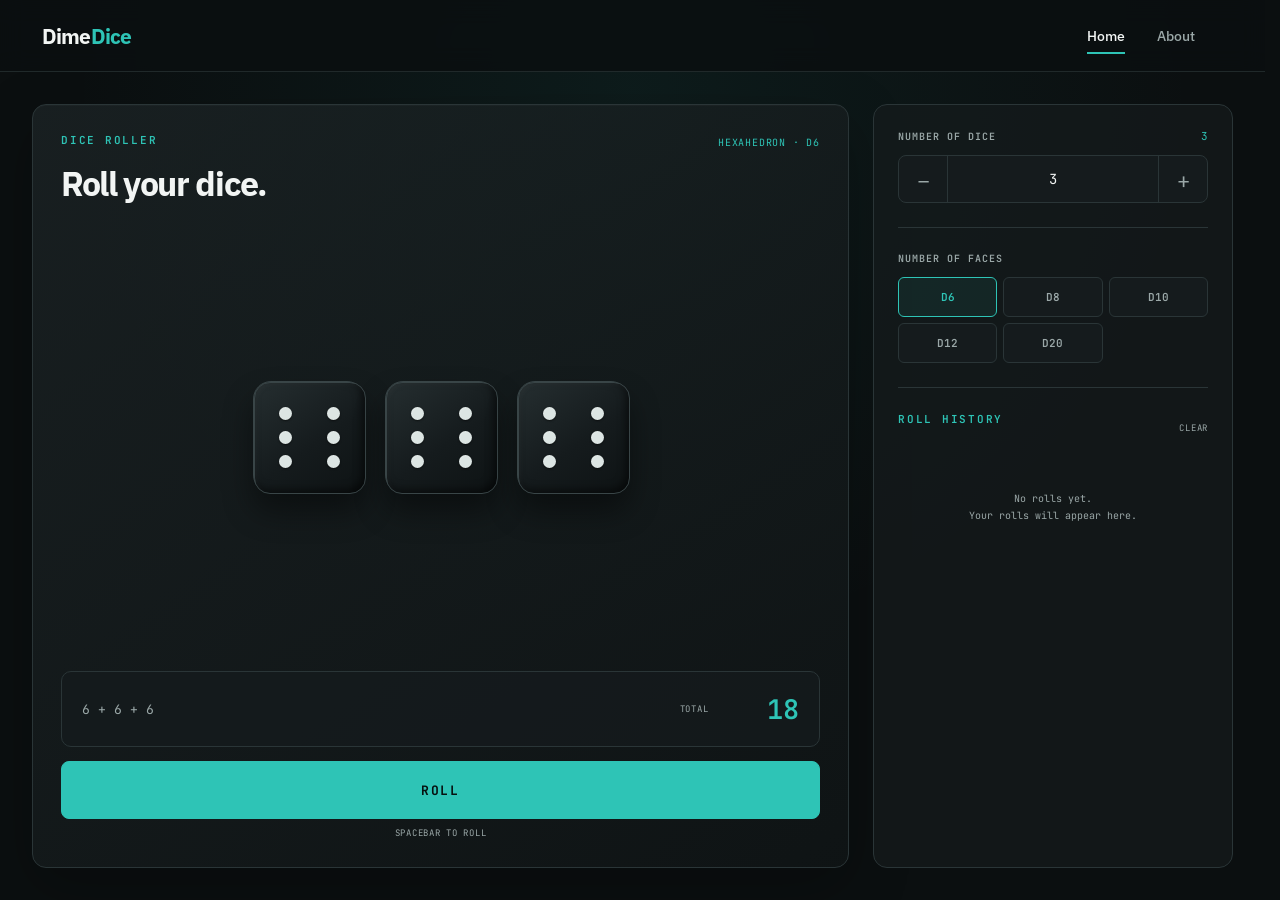
<file: index.html>
<!DOCTYPE html>
<html lang="en">
<head>
    <meta charset="UTF-8">
    <meta name="viewport" content="width=device-width, initial-scale=1.0">

    <title>DimeDice — Premium Dice Roller</title>
    <meta
        name="description"
        content="DimeDice is a premium, customizable web-based dice roller with tactile animations and a dark, modern design."
    >

    <link rel="preconnect" href="https://fonts.googleapis.com">
    <link rel="preconnect" href="https://fonts.gstatic.com" crossorigin>

    <link
        href="https://fonts.googleapis.com/css2?family=IBM+Plex+Sans:wght@400;500;600;700&family=JetBrains+Mono:wght@400;500;600;700&display=swap"
        rel="stylesheet"
    >

    <link
        rel="stylesheet"
        href="https://fonts.googleapis.com/css2?family=Material+Symbols+Outlined:opsz,wght,FILL,GRAD@20..48,400,0,0"
    >

    <link rel="stylesheet" href="style.css">
</head>

<body>

    <div class="background-glow"></div>

    <header class="site-header">
        <a href="index.html" class="logo">
            <span>Dime</span><strong>Dice</strong>
        </a>

        <nav class="main-nav">
            <a href="index.html" class="active">Home</a>
            <a href="about.html">About</a>
        </nav>

    </header>

    <main class="app">

        <!-- Dice Area -->
        <section class="dice-section">

            <div class="dice-header">
                <div>
                    <span class="eyebrow">DICE ROLLER</span>
                    <h1>Roll your dice.</h1>
                </div>

                <span id="dice-type-label" class="dice-type-label">
                    HEXAHEDRON · D6
                </span>
            </div>

            <div id="dice-stage" class="dice-stage">
                <!-- Dice are generated by JavaScript -->
            </div>

            <div class="result-panel">
                <div id="result-formula" class="result-formula">
                    5 + 6 + 2
                </div>

                <div class="result-total-label">TOTAL</div>

                <div id="result-total" class="result-total">
                    13
                </div>
            </div>

            <button id="roll-button" class="roll-button" type="button">
                <span id="roll-label">ROLL</span>
            </button>

            <div class="roll-helper">
                SPACEBAR TO ROLL
            </div>

        </section>

        <!-- Controls -->
        <aside class="controls-section">

            <div class="control-group">
                <div class="control-label-row">
                    <span class="control-label">NUMBER OF DICE</span>
                    <span id="dice-count-value" class="control-value">3</span>
                </div>

                <div class="stepper">
                    <button
                        id="decrease-dice"
                        type="button"
                        aria-label="Decrease number of dice"
                    >
                        −
                    </button>

                    <span id="dice-count-display">3</span>

                    <button
                        id="increase-dice"
                        type="button"
                        aria-label="Increase number of dice"
                    >
                        +
                    </button>
                </div>
            </div>

            <div class="control-group">
                <div class="control-label">
                    NUMBER OF FACES
                </div>

                <div class="face-selector">

                    <button
                        type="button"
                        data-sides="6"
                        class="selected"
                    >
                        D6
                    </button>

                    <button type="button" data-sides="8">
                        D8
                    </button>

                    <button type="button" data-sides="10">
                        D10
                    </button>

                    <button type="button" data-sides="12">
                        D12
                    </button>

                    <button type="button" data-sides="20">
                        D20
                    </button>

                </div>
            </div>

            <!-- History -->
            <div class="history-section">

                <div class="history-header">
                    <div>
                        <span class="eyebrow">ROLL HISTORY</span>
                    </div>

                    <button id="clear-history" type="button">
                        CLEAR
                    </button>
                </div>

                <div id="history-list" class="history-list">
                    <!-- Generated by JavaScript -->
                </div>

            </div>

        </aside>

    </main>

    <script src="script.js"></script>
</body>
</html>
</file>
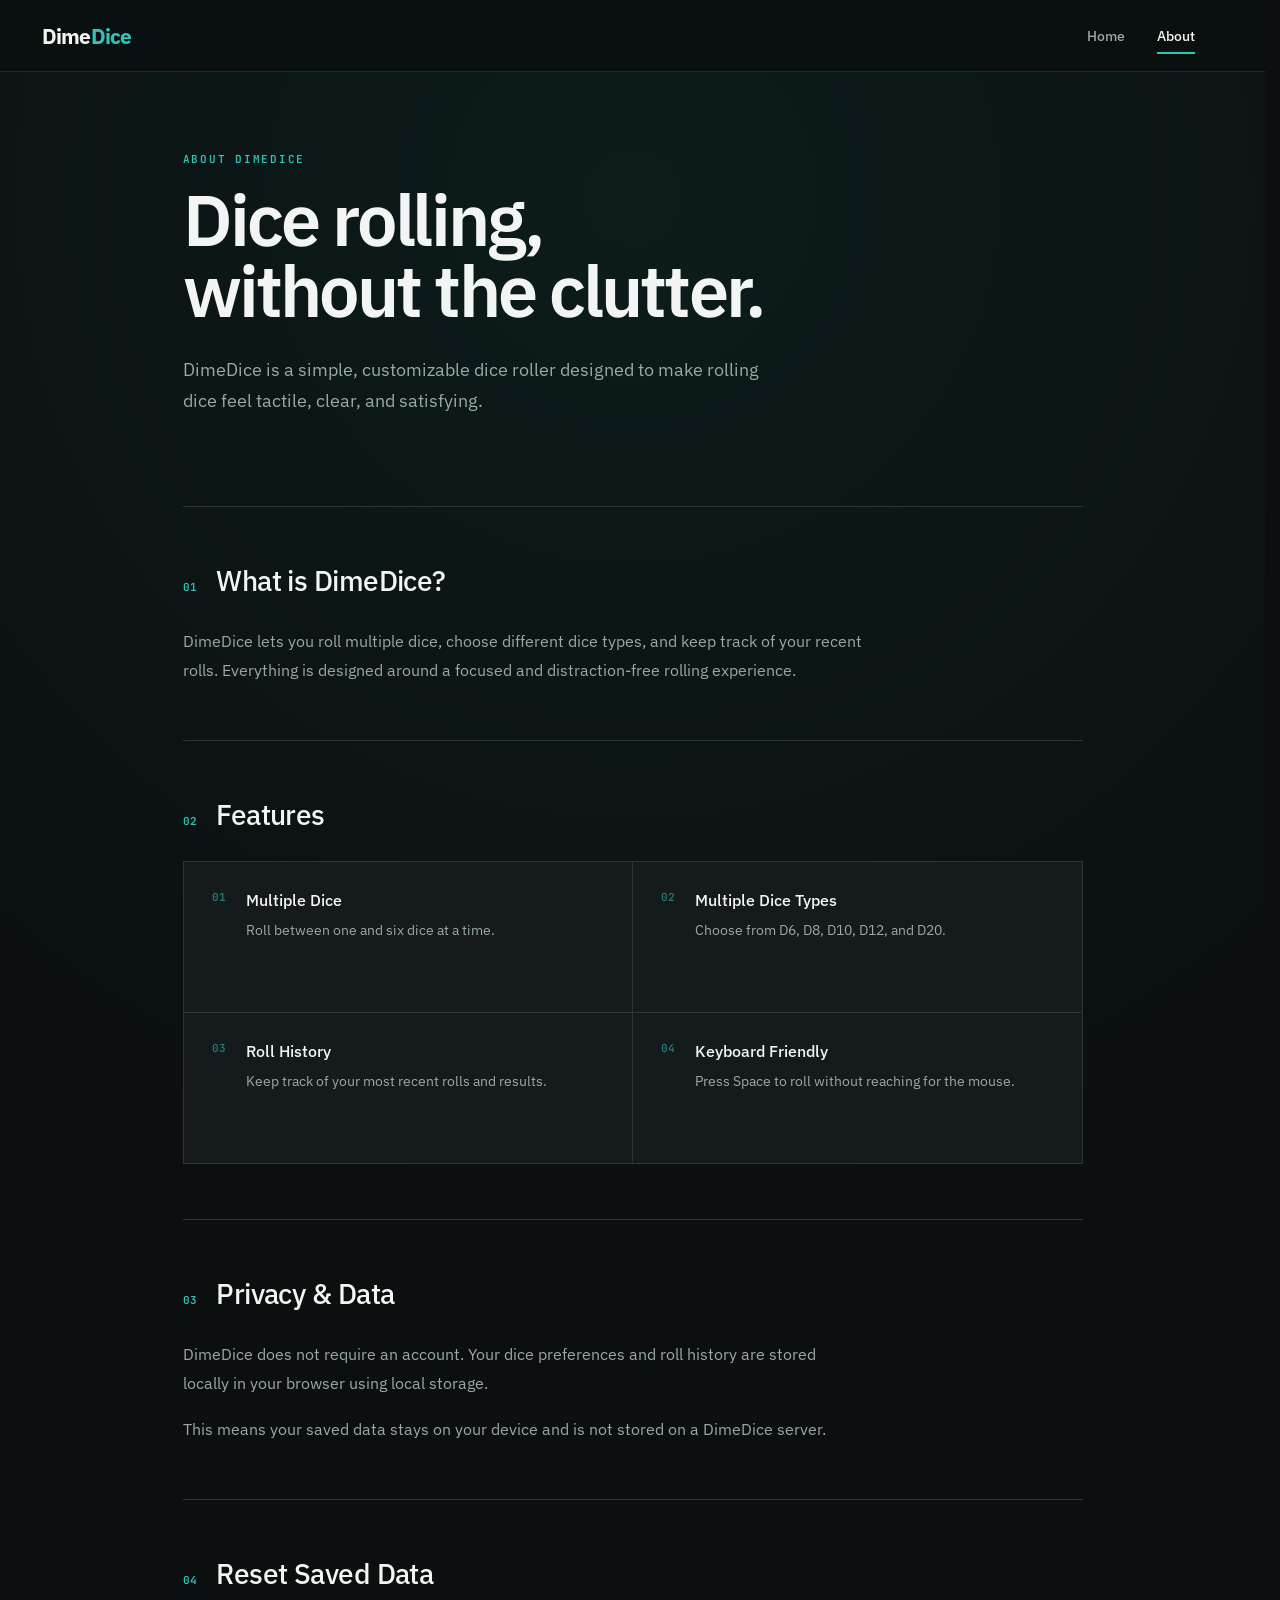
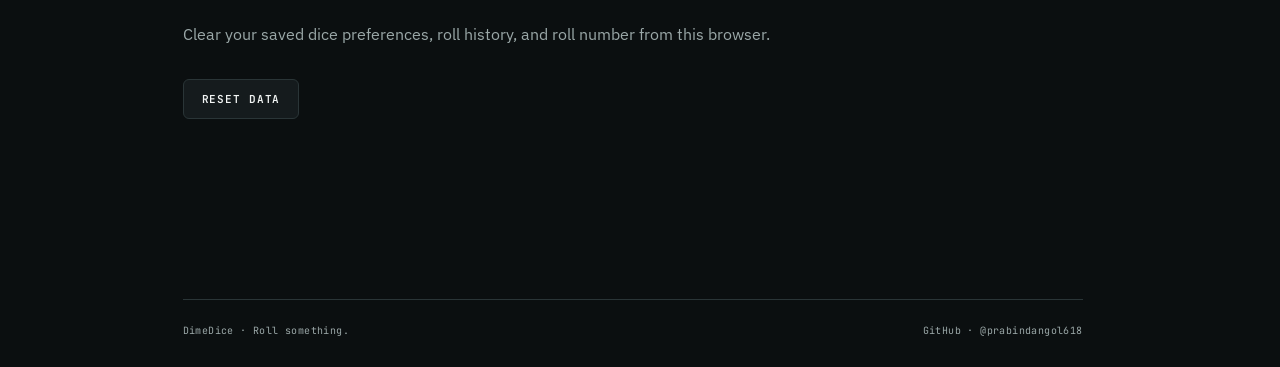
<file: about.html>
<!DOCTYPE html>
<html lang="en">
<head>
    <meta charset="UTF-8">
    <meta name="viewport" content="width=device-width, initial-scale=1.0">

    <title>About · DimeDice</title>

    <link rel="preconnect" href="https://fonts.googleapis.com">
    <link rel="preconnect" href="https://fonts.gstatic.com" crossorigin>

    <link
        href="https://fonts.googleapis.com/css2?family=IBM+Plex+Sans:wght@400;500;600;700&family=JetBrains+Mono:wght@400;500;600&display=swap"
        rel="stylesheet"
    >

    <link rel="stylesheet" href="style.css">
</head>

<body>

    <header class="site-header">
    <a href="index.html" class="logo">
        <span>Dime</span><strong>Dice</strong>
    </a>

    <nav class="main-nav">
        <a href="index.html">Home</a>
        <a href="about.html" class="active">About</a>
    </nav>
</header>


    <main class="about-page">

        <section class="about-hero">

            <p class="eyebrow">ABOUT DIMEDICE</p>

            <h1>
                Dice rolling,<br>
                without the clutter.
            </h1>

            <p class="about-intro">
                DimeDice is a simple, customizable dice roller designed
                to make rolling dice feel tactile, clear, and satisfying.
            </p>

        </section>


        <section class="about-section">

            <div class="about-section-heading">
                <span class="section-number">01</span>

                <h2>What is DimeDice?</h2>
            </div>

            <p>
                DimeDice lets you roll multiple dice, choose different
                dice types, and keep track of your recent rolls.
                Everything is designed around a focused and distraction-free
                rolling experience.
            </p>

        </section>


        <section class="about-section">

            <div class="about-section-heading">
                <span class="section-number">02</span>

                <h2>Features</h2>
            </div>

            <div class="feature-list">

                <div class="feature-item">
                    <span>01</span>
                    <div>
                        <h3>Multiple Dice</h3>
                        <p>Roll between one and six dice at a time.</p>
                    </div>
                </div>

                <div class="feature-item">
                    <span>02</span>
                    <div>
                        <h3>Multiple Dice Types</h3>
                        <p>
                            Choose from D6, D8, D10, D12, and D20.
                        </p>
                    </div>
                </div>

                <div class="feature-item">
                    <span>03</span>
                    <div>
                        <h3>Roll History</h3>
                        <p>
                            Keep track of your most recent rolls and results.
                        </p>
                    </div>
                </div>

                <div class="feature-item">
                    <span>04</span>
                    <div>
                        <h3>Keyboard Friendly</h3>
                        <p>
                            Press Space to roll without reaching for the mouse.
                        </p>
                    </div>
                </div>

            </div>

        </section>


        <section class="about-section">

            <div class="about-section-heading">
                <span class="section-number">03</span>

                <h2>Privacy &amp; Data</h2>
            </div>

            <p>
                DimeDice does not require an account. Your dice preferences
                and roll history are stored locally in your browser using
                local storage.
            </p>

            <p>
                This means your saved data stays on your device and is not
                stored on a DimeDice server.
            </p>

        </section>


        <section class="about-section reset-section">

            <div class="about-section-heading">
                <span class="section-number">04</span>

                <h2>Reset Saved Data</h2>
            </div>

            <p>
                Clear your saved dice preferences, roll history, and roll
                number from this browser.
            </p>

            <button id="reset-data-button" class="reset-data-button">
                RESET DATA
            </button>

        </section>

    </main>


    <footer class="site-footer">

        <div>
            <span>DimeDice</span>
            <span>·</span>
            <span>Roll something.</span>
        </div>

        <a
            href="https://github.com/prabindangol618"
            target="_blank"
            rel="noopener noreferrer"
        >
            GitHub · @prabindangol618
        </a>

    </footer>

   <div id="reset-modal" class="reset-modal">

    <div class="reset-modal-content">

        <p class="reset-modal-label">RESET SAVED DATA</p>

        <h2>Clear your saved data?</h2>

        <p>
            This will remove your saved dice preferences,
            roll history, and roll number from this browser.
        </p>

        <div class="reset-modal-actions">
            <button
                type="button"
                id="cancel-reset"
                class="reset-modal-cancel"
            >
                CANCEL
            </button>

            <button
                type="button"
                id="confirm-reset"
                class="reset-modal-confirm"
            >
                RESET DATA
            </button>
        </div>

    </div>

</div>

<script>
    const resetDataButton = document.getElementById("reset-data-button");
    const resetModal = document.getElementById("reset-modal");
    const cancelReset = document.getElementById("cancel-reset");
    const confirmReset = document.getElementById("confirm-reset");

    resetDataButton.addEventListener("click", () => {
        resetModal.classList.add("open");
    });

    cancelReset.addEventListener("click", () => {
        resetModal.classList.remove("open");
    });

    confirmReset.addEventListener("click", () => {
        localStorage.removeItem("dimedice-state");
        window.location.href = "index.html";
    });

    resetModal.addEventListener("click", (event) => {
        if (event.target === resetModal) {
            resetModal.classList.remove("open");
        }
    });
</script>

</body>
</html>
</file>
<file: style.css>
:root {
--background: #0b0f10;
--surface: #151b1d;
--surface-elevated: #1d2527;
--primary: #2ec4b6;
--primary-bright: #5fe3d4;
--primary-muted: #237c74;
--text: #f2f5f4;
--text-secondary: #9ba8a8;
--border: #2a3537;
--font-main: "IBM Plex Sans", sans-serif;
--font-mono: "JetBrains Mono", monospace;
}

* {
  box-sizing: border-box;
  margin: 0;
  padding: 0;
  }

html {
min-height: 100%;
background: var(--background);
}

body {
min-height: 100vh;
overflow-x: hidden;
background:
radial-gradient(
circle at 50% 10%,
rgba(46, 196, 182, 0.07),
transparent 55%
),
var(--background);
color: var(--text);
font-family: var(--font-main);
}

button,
a {
font: inherit;
}

button {
border: 0;
cursor: pointer;
}

a {
color: inherit;
text-decoration: none;
}

/* --------------------------------
Background
-------------------------------- */

.background-glow {
position: fixed;
inset: 0;
pointer-events: none;
z-index: -1;


background:
    radial-gradient(
        circle at 50% 25%,
        rgba(46, 196, 182, 0.035),
        transparent 40%
    );


}

/* --------------------------------
Header
-------------------------------- */

.site-header {
height: 72px;


display: flex;
align-items: center;
justify-content: space-between;

padding: 0 42px;

border-bottom: 1px solid rgba(42, 53, 55, 0.7);

background: rgba(11, 15, 16, 0.88);

backdrop-filter: blur(12px);


}

.logo {
display: flex;
align-items: center;


font-size: 21px;
font-weight: 700;
letter-spacing: -0.04em;


}

.logo span {
color: var(--text);
}

.logo strong {
color: var(--primary);
}

.main-nav {
display: flex;
gap: 32px;


margin-left: auto;
margin-right: 28px;


}

.main-nav a {
position: relative;


color: var(--text-secondary);

font-size: 14px;
font-weight: 500;

transition: color 160ms ease;


}

.main-nav a:hover,
.main-nav a.active {
color: var(--text);
}

.main-nav a.active::after {
content: "";


position: absolute;
left: 0;
right: 0;
bottom: -9px;

height: 2px;

background: var(--primary);


}

/* --------------------------------
Main Layout
-------------------------------- */

.app {
width: min(1400px, calc(100% - 64px));


min-height: calc(100vh - 72px);

margin: 0 auto;

display: grid;
grid-template-columns: minmax(0, 1fr) 360px;

gap: 24px;

padding: 32px 0;


}

/* --------------------------------
Dice Section
-------------------------------- */

.dice-section {
min-height: calc(100vh - 136px);


display: flex;
flex-direction: column;

padding: 28px;

border: 1px solid var(--border);
border-radius: 14px;

background:
    linear-gradient(
        145deg,
        rgba(29, 37, 39, 0.72),
        rgba(15, 20, 21, 0.92)
    );

box-shadow:
    inset 0 1px rgba(255, 255, 255, 0.025),
    0 20px 60px rgba(0, 0, 0, 0.25);


}

.dice-header {
display: flex;
justify-content: space-between;
align-items: flex-start;


gap: 20px;


}

.eyebrow {
display: block;


color: var(--text-secondary);

font-family: var(--font-mono);
font-size: 10px;
font-weight: 600;

letter-spacing: 0.14em;


}

.dice-header h1 {
margin-top: 5px;


font-size: clamp(25px, 3vw, 34px);
line-height: 1.1;

letter-spacing: -0.04em;


}

.dice-type-label {
padding-top: 3px;


color: var(--primary);

font-family: var(--font-mono);
font-size: 10px;

letter-spacing: 0.08em;

text-align: right;


}

/* --------------------------------
Dice Stage
-------------------------------- */

.dice-stage {
flex: 1;


min-height: 360px;

display: flex;
align-items: center;
justify-content: center;

flex-wrap: wrap;

gap: 20px;

padding: 40px 20px;

perspective: 900px;


}

.die {
position: relative;


width: 112px;
height: 112px;

display: flex;
align-items: center;
justify-content: center;

border: 1px solid #394547;
border-radius: 18px;

color: var(--text);

background:
    linear-gradient(
        145deg,
        #252e30 0%,
        #151b1d 55%,
        #0e1314 100%
    );

box-shadow:
    inset 2px 2px 5px rgba(255, 255, 255, 0.035),
    inset -3px -3px 8px rgba(0, 0, 0, 0.55),
    0 18px 30px rgba(0, 0, 0, 0.42);

transform:
    rotateX(0deg)
    rotateY(0deg);

/* FIX: allows all dice to participate in 3D transforms */
transform-style: preserve-3d;

transition:
    transform 120ms ease,
    box-shadow 160ms ease;


}

.die::before {
content: "";


position: absolute;
inset: 5px;

border: 1px solid rgba(255, 255, 255, 0.025);
border-radius: 14px;

pointer-events: none;


}

.die:hover {
box-shadow:
inset 2px 2px 5px rgba(255, 255, 255, 0.04),
inset -3px -3px 8px rgba(0, 0, 0, 0.55),
0 20px 36px rgba(0, 0, 0, 0.5);
}

/* --------------------------------
D6 Pips
-------------------------------- */

.pips {
width: 72px;
height: 72px;


display: grid;

grid-template-columns: repeat(3, 1fr);
grid-template-rows: repeat(3, 1fr);


}

.pip {
width: 13px;
height: 13px;


align-self: center;
justify-self: center;

border-radius: 50%;

background: #dce5e3;

box-shadow:
    inset 1px 1px 2px rgba(255, 255, 255, 0.2),
    0 1px 2px rgba(0, 0, 0, 0.5);


}

/* --------------------------------
D6 3D Cube
-------------------------------- */

.d6-die {
width: 112px;
height: 112px;


border: 1px solid #394547;
border-radius: 18px;

background:
    linear-gradient(
        145deg,
        #252e30 0%,
        #151b1d 55%,
        #0e1314 100%
    );

box-shadow:
    inset 2px 2px 5px rgba(255, 255, 255, 0.035),
    inset -3px -3px 8px rgba(0, 0, 0, 0.55),
    0 18px 30px rgba(0, 0, 0, 0.42);

/* FIX: D6 also uses the same 3D context */
transform-style: preserve-3d;


}

.d6-die:not(.rolling) .cube-face {
display: none;
}

.d6-die:not(.rolling) .cube-front {
display: flex;


position: absolute;
inset: 0;

transform: none;


}

.d6-die::before {
display: none;
}

.cube-face {
position: absolute;


width: 112px;
height: 112px;

display: flex;
align-items: center;
justify-content: center;

border: 1px solid #394547;
border-radius: 16px;

background:
    linear-gradient(
        145deg,
        #252e30 0%,
        #151b1d 55%,
        #0e1314 100%
    );

box-shadow:
    inset 2px 2px 5px rgba(255, 255, 255, 0.035),
    inset -3px -3px 8px rgba(0, 0, 0, 0.55);


}

.cube-front {
transform: translateZ(56px);
}

.cube-back {
transform: rotateY(180deg) translateZ(56px);
}

.cube-right {
transform: rotateY(90deg) translateZ(56px);
}

.cube-left {
transform: rotateY(-90deg) translateZ(56px);
}

.cube-top {
transform: rotateX(90deg) translateZ(56px);
}

.cube-bottom {
transform: rotateX(-90deg) translateZ(56px);
}

.d6-die .pips {
width: 72px;
height: 72px;
}

/* --------------------------------
D6 positions
-------------------------------- */

.pip.tl {
grid-column: 1;
grid-row: 1;
}

.pip.tc {
grid-column: 2;
grid-row: 1;
}

.pip.tr {
grid-column: 3;
grid-row: 1;
}

.pip.ml {
grid-column: 1;
grid-row: 2;
}

.pip.mc {
grid-column: 2;
grid-row: 2;
}

.pip.mr {
grid-column: 3;
grid-row: 2;
}

.pip.bl {
grid-column: 1;
grid-row: 3;
}

.pip.bc {
grid-column: 2;
grid-row: 3;
}

.pip.br {
grid-column: 3;
grid-row: 3;
}

/* --------------------------------
   Non-D6 Dice
-------------------------------- */

.poly-die {
    position: relative;

    width: 112px;
    height: 112px;

    border: none;
    border-radius: 18px;

    background: transparent;

    box-shadow: none;

    transform-style: preserve-3d;
}

.poly-die-face {
    position: absolute;

    inset: 0;

    display: flex;
    align-items: center;
    justify-content: center;

    border: 1px solid #394547;
    border-radius: 18px;

    background:
        linear-gradient(
            145deg,
            #303a3c 0%,
            #171f21 52%,
            #0c1112 100%
        );

    box-shadow:
        inset 3px 3px 7px rgba(255, 255, 255, 0.045),
        inset -5px -5px 10px rgba(0, 0, 0, 0.65),
        0 18px 30px rgba(0, 0, 0, 0.45);

    transform: translateZ(10px);

    backface-visibility: hidden;
}

.poly-die-face::before {
    content: "";

    position: absolute;
    inset: 6px;

    border: 1px solid rgba(255, 255, 255, 0.025);
    border-radius: 13px;

    pointer-events: none;
}

.poly-die-edge {
    position: absolute;

    background: linear-gradient(
        135deg,
        #20292b,
        #0d1213
    );

    border: 1px solid #303b3d;

    opacity: 0.95;

    pointer-events: none;
}

.edge-top {
    top: 4px;
    left: 14px;

    width: 84px;
    height: 12px;

    border-radius: 6px;

    transform:
        translateZ(2px)
        rotateX(90deg)
        translateY(-6px);
}

.edge-right {
    top: 14px;
    right: 4px;

    width: 12px;
    height: 84px;

    border-radius: 6px;

    transform:
        translateZ(2px)
        rotateY(90deg)
        translateX(6px);
}

.edge-bottom {
    bottom: 4px;
    left: 14px;

    width: 84px;
    height: 12px;

    border-radius: 6px;

    transform:
        translateZ(2px)
        rotateX(90deg)
        translateY(6px);
}

.edge-left {
    top: 14px;
    left: 4px;

    width: 12px;
    height: 84px;

    border-radius: 6px;

    transform:
        translateZ(2px)
        rotateY(90deg)
        translateX(-6px);
}

.die-number {
    position: relative;
    z-index: 2;

    font-family: var(--font-mono);
    font-size: 31px;
    font-weight: 600;

    text-shadow:
        0 2px 3px rgba(0, 0, 0, 0.45);
}

.die-sides {
    position: absolute;

    right: 11px;
    bottom: 9px;

    color: var(--text-secondary);

    font-family: var(--font-mono);
    font-size: 8px;

    letter-spacing: 0.04em;
}

/* --------------------------------
Result
-------------------------------- */

.result-panel {
display: flex;
align-items: center;


gap: 18px;

min-height: 76px;

margin-top: auto;

padding: 14px 20px;

border: 1px solid var(--border);
border-radius: 10px;

background: rgba(21, 27, 29, 0.85);


}

.result-formula {
flex: 1;


color: var(--text-secondary);

font-family: var(--font-mono);
font-size: 13px;


}

.result-total-label {
color: var(--text-secondary);


font-family: var(--font-mono);
font-size: 9px;

letter-spacing: 0.1em;


}

.result-total {
min-width: 72px;


color: var(--primary);

font-family: var(--font-mono);
font-size: 27px;
font-weight: 600;

text-align: right;


}

/* --------------------------------
Roll Button
-------------------------------- */

.roll-button {
width: 100%;
height: 58px;


margin-top: 14px;

border: 1px solid var(--primary);
border-radius: 8px;

color: #071211;
background: var(--primary);

font-family: var(--font-mono);
font-size: 13px;
font-weight: 700;

letter-spacing: 0.12em;

transition:
    background 160ms ease,
    transform 100ms ease,
    box-shadow 160ms ease;


}

.roll-button:hover {
background: var(--primary-bright);


box-shadow: 0 0 24px rgba(46, 196, 182, 0.12);


}

.roll-button:active {
transform: translateY(1px);
}

.roll-button:disabled {
cursor: wait;
opacity: 0.8;
}

.roll-helper {
margin-top: 8px;


color: var(--text-secondary);

font-family: var(--font-mono);
font-size: 9px;

letter-spacing: 0.08em;

text-align: center;


}

/* --------------------------------
Controls
-------------------------------- */

.controls-section {
min-width: 0;


display: flex;
flex-direction: column;

padding: 24px;

border: 1px solid var(--border);
border-radius: 14px;

background: rgba(21, 27, 29, 0.72);


}

.control-group {
padding-bottom: 24px;
margin-bottom: 24px;


border-bottom: 1px solid var(--border);


}

.control-label-row {
display: flex;
justify-content: space-between;
align-items: center;


margin-bottom: 12px;


}

.control-label {
color: var(--text-secondary);


font-family: var(--font-mono);
font-size: 10px;
font-weight: 600;

letter-spacing: 0.1em;


}

.control-value {
color: var(--primary);


font-family: var(--font-mono);
font-size: 11px;


}

/* --------------------------------
Stepper
-------------------------------- */

.stepper {
height: 48px;


display: grid;

grid-template-columns: 48px 1fr 48px;

border: 1px solid var(--border);
border-radius: 8px;

overflow: hidden;

background: var(--surface);


}

.stepper button {
color: var(--text-secondary);
background: transparent;


font-size: 22px;

transition:
    color 160ms ease,
    background 160ms ease;


}

.stepper button:hover {
color: var(--primary);
background: var(--surface-elevated);
}

.stepper span {
display: grid;
place-items: center;


border-left: 1px solid var(--border);
border-right: 1px solid var(--border);

color: var(--text);

font-family: var(--font-mono);
font-size: 14px;


}

/* --------------------------------
Face Selector
-------------------------------- */

.face-selector {
display: grid;


grid-template-columns: repeat(3, 1fr);

gap: 6px;

margin-top: 12px;


}

.face-selector button {
height: 40px;


border: 1px solid var(--border);
border-radius: 6px;

color: var(--text-secondary);
background: var(--surface);

font-family: var(--font-mono);
font-size: 11px;
font-weight: 600;

transition:
    color 160ms ease,
    border-color 160ms ease,
    background 160ms ease;


}

.face-selector button:hover {
color: var(--text);
border-color: var(--primary-muted);
}

.face-selector button.selected {
color: var(--primary);


border-color: var(--primary);

background: rgba(46, 196, 182, 0.08);


}

/* --------------------------------
History
-------------------------------- */

.history-section {
flex: 1;
min-height: 0;


display: flex;
flex-direction: column;


}

.history-header {
display: flex;
align-items: center;
justify-content: space-between;


margin-bottom: 14px;


}

.history-header button {
color: var(--text-secondary);
background: transparent;


font-family: var(--font-mono);
font-size: 9px;

letter-spacing: 0.08em;

transition: color 160ms ease;


}

.history-header button:hover {
color: var(--primary);
}

.history-list {
flex: 1;


overflow-y: auto;


}

.history-list::-webkit-scrollbar {
width: 4px;
}

.history-list::-webkit-scrollbar-thumb {
background: var(--border);
border-radius: 10px;
}

.history-item {
display: grid;


grid-template-columns: 34px 1fr auto;

gap: 10px;

align-items: center;

padding: 12px 0;

border-bottom: 1px solid rgba(42, 53, 55, 0.65);


}

.history-number {
color: var(--text-secondary);


font-family: var(--font-mono);
font-size: 9px;


}

.history-main {
min-width: 0;
}

.history-config {
color: var(--text-secondary);


font-family: var(--font-mono);
font-size: 9px;


}

.history-values {
margin-top: 3px;


color: var(--text);

font-family: var(--font-mono);
font-size: 11px;

white-space: nowrap;
overflow: hidden;
text-overflow: ellipsis;


}

.history-total {
color: var(--primary);


font-family: var(--font-mono);
font-size: 13px;
font-weight: 600;


}

.history-empty {
padding: 32px 0;


color: var(--text-secondary);

font-family: var(--font-mono);
font-size: 10px;

line-height: 1.7;

text-align: center;


}

/* --------------------------------
Responsive
-------------------------------- */

@media (max-width: 1050px) {
.app {
grid-template-columns: 1fr;
}


.controls-section {
    display: grid;

    grid-template-columns: 1fr 1fr;

    gap: 24px;
}

.history-section {
    grid-column: 1 / -1;
}

.control-group {
    margin-bottom: 0;
}


}

@media (max-width: 700px) {
.site-header {
height: 64px;
padding: 0 18px;
}


.main-nav {
    gap: 18px;
    margin-right: 12px;
}

.app {
    width: min(100% - 24px, 700px);
    padding: 12px 0;
}

.dice-section {
    min-height: calc(100vh - 88px);
    padding: 18px;
}

.dice-header {
    flex-direction: column;
}

.dice-type-label {
    text-align: left;
}

.dice-stage {
    min-height: 300px;

    gap: 12px;

    padding: 25px 5px;
}

.cube-front {
    transform: translateZ(44px);
}

.cube-back {
    transform: rotateY(180deg) translateZ(44px);
}

.cube-right {
    transform: rotateY(90deg) translateZ(44px);
}

.cube-left {
    transform: rotateY(-90deg) translateZ(44px);
}

.cube-top {
    transform: rotateX(90deg) translateZ(44px);
}

.cube-bottom {
    transform: rotateX(-90deg) translateZ(44px);
}

.die {
    width: 88px;
    height: 88px;

    border-radius: 15px;
}

.poly-die {
    width: 88px;
    height: 88px;
}

.pips {
    width: 58px;
    height: 58px;
}

.pip {
    width: 10px;
    height: 10px;
}

.die-number {
    font-size: 25px;
}

.controls-section {
    display: flex;
    padding: 18px;
}

.control-group {
    padding-bottom: 18px;
    margin-bottom: 18px;
}

.result-panel {
    gap: 10px;
    padding: 12px;
}

.result-formula {
    font-size: 11px;
}

.result-total {
    min-width: 50px;
    font-size: 23px;
}


}

@media (max-width: 430px) {
.main-nav a {
font-size: 12px;
}


.sound-toggle {
    width: 34px;
    height: 34px;
}

.dice-stage {
    gap: 8px;
}

.die {
    width: 76px;
    height: 76px;
}

.pips {
    width: 48px;
    height: 48px;
}

.pip {
    width: 8px;
    height: 8px;
}


}

/* --------------------------------
Dice Roll Animation
-------------------------------- */

.die.rolling {
    will-change: transform;
}

.d6-die.rolling {
    animation: diceRoll 420ms cubic-bezier(0.2, 0.75, 0.25, 1);
}

.poly-die.rolling {
    animation: cartwheelRoll 620ms cubic-bezier(0.22, 0.9, 0.35, 1);
}

@keyframes diceRoll {
0% {
transform:
translateY(0)
rotateX(0deg)
rotateY(0deg)
rotateZ(0deg);
}


25% {
    transform:
        translateY(-22px)
        rotateX(120deg)
        rotateY(90deg)
        rotateZ(30deg);
}

55% {
    transform:
        translateY(-34px)
        rotateX(260deg)
        rotateY(200deg)
        rotateZ(80deg);
}

80% {
    transform:
        translateY(-8px)
        rotateX(340deg)
        rotateY(310deg)
        rotateZ(140deg);
}

100% {
    transform:
        translateY(0)
        rotateX(360deg)
        rotateY(360deg)
        rotateZ(180deg);
}

}

@keyframes cartwheelRoll {
    0% {
        transform:
            translateY(0)
            rotateZ(0deg)
            scale(1);
    }

    15% {
        transform:
            translateY(-5px)
            rotateZ(20deg)
            scale(1.01);
    }

    40% {
        transform:
            translateY(-20px)
            rotateZ(120deg)
            scale(1.03);
    }

    60% {
        transform:
            translateY(-24px)
            rotateZ(220deg)
            scale(1.02);
    }

    78% {
        transform:
            translateY(-10px)
            rotateZ(300deg)
            scale(1.01);
    }

    90% {
        transform:
            translateY(-2px)
            rotateZ(340deg)
            scale(1);
    }

    100% {
        transform:
            translateY(0)
            rotateZ(360deg)
            scale(1);
    }
}

@media (max-width: 480px) {

    .dice-stage {
        gap: 10px;
        padding: 20px 0;
    }

    .die,
    .d6-die,
    .cube-face,
    .poly-die {
        width: 72px;
        height: 72px;
    }

    .cube-front {
        transform: translateZ(36px);
    }

    .cube-back {
        transform: rotateY(180deg) translateZ(36px);
    }

    .cube-right {
        transform: rotateY(90deg) translateZ(36px);
    }

    .cube-left {
        transform: rotateY(-90deg) translateZ(36px);
    }

    .cube-top {
        transform: rotateX(90deg) translateZ(36px);
    }

    .cube-bottom {
        transform: rotateX(-90deg) translateZ(36px);
    }

    .pips {
        width: 48px;
        height: 48px;
    }

    .pip {
        width: 8px;
        height: 8px;
    }

    .die-number {
        font-size: 22px;
    }
}

/* --------------------------------
   About Page
-------------------------------- */

.about-page {
    width: min(900px, calc(100% - 40px));
    margin: 0 auto;
    padding: 80px 0 100px;
}

.about-hero {
    max-width: 720px;
    padding-bottom: 90px;
}

.eyebrow {
    margin: 0 0 18px;

    color: var(--primary);
    font-family: var(--font-mono);
    font-size: 11px;
    font-weight: 600;
    letter-spacing: 0.16em;
}

.about-hero h1 {
    margin: 0;

    color: var(--text);
    font-size: clamp(42px, 7vw, 72px);
    font-weight: 600;
    line-height: 0.98;
    letter-spacing: -0.04em;
}

.about-intro {
    max-width: 600px;
    margin: 30px 0 0;

    color: var(--text-secondary);
    font-size: 18px;
    line-height: 1.7;
}


/* Sections */

.about-section {
    padding: 55px 0;

    border-top: 1px solid var(--border);
}

.about-section-heading {
    display: flex;
    align-items: baseline;
    gap: 18px;

    margin-bottom: 28px;
}

.section-number {
    color: var(--primary);
    font-family: var(--font-mono);
    font-size: 11px;
    font-weight: 600;
    letter-spacing: 0.08em;
}

.about-section h2 {
    margin: 0;

    color: var(--text);
    font-size: 28px;
    font-weight: 500;
    letter-spacing: -0.02em;
}

.about-section > p {
    max-width: 680px;
    margin: 0 0 18px;

    color: var(--text-secondary);
    font-size: 16px;
    line-height: 1.8;
}

.about-section > p:last-child {
    margin-bottom: 0;
}


/* Feature list */

.feature-list {
    display: grid;
    grid-template-columns: repeat(2, 1fr);
    gap: 1px;

    overflow: hidden;

    border: 1px solid var(--border);
    background: var(--border);
}

.feature-item {
    display: flex;
    gap: 20px;

    min-height: 150px;
    padding: 28px;

    background: var(--surface);
}

.feature-item > span {
    color: var(--primary-muted);
    font-family: var(--font-mono);
    font-size: 11px;
    font-weight: 600;
}

.feature-item h3 {
    margin: 0 0 9px;

    color: var(--text);
    font-size: 16px;
    font-weight: 500;
}

.feature-item p {
    margin: 0;

    color: var(--text-secondary);
    font-size: 14px;
    line-height: 1.6;
}


/* Reset */

.reset-section {
    padding-bottom: 80px;
}

.reset-data-button {
    margin-top: 12px;
    padding: 12px 18px;

    border: 1px solid var(--border);
    border-radius: 6px;

    color: var(--text);
    background: var(--surface);

    font-family: var(--font-mono);
    font-size: 11px;
    font-weight: 600;
    letter-spacing: 0.08em;

    cursor: pointer;

    transition:
        border-color 160ms ease,
        color 160ms ease,
        background 160ms ease;
}

.reset-data-button:hover {
    border-color: var(--primary);
    color: var(--primary);
    background: var(--surface-elevated);
}


/* Footer */

.site-footer {
    width: min(900px, calc(100% - 40px));
    margin: 0 auto;
    padding: 24px 0 30px;

    display: flex;
    align-items: center;
    justify-content: space-between;
    gap: 20px;

    border-top: 1px solid var(--border);

    color: var(--text-secondary);
    font-family: var(--font-mono);
    font-size: 10px;
    letter-spacing: 0.04em;
}

.site-footer a {
    color: var(--text-secondary);
    text-decoration: none;

    transition: color 160ms ease;
}

.site-footer a:hover {
    color: var(--primary);
}


/* Mobile */

@media (max-width: 700px) {

    .about-page {
        width: min(100% - 28px, 900px);
        padding-top: 55px;
    }

    .about-hero {
        padding-bottom: 65px;
    }

    .about-hero h1 {
        font-size: 46px;
    }

    .about-intro {
        font-size: 16px;
    }

    .feature-list {
        grid-template-columns: 1fr;
    }

    .site-footer {
        width: calc(100% - 28px);

        align-items: flex-start;
        flex-direction: column;
    }
}

html {
    scrollbar-gutter: stable;
}

/* --------------------------------
   Reset Modal
-------------------------------- */

.reset-modal {
    position: fixed;
    inset: 0;
    z-index: 1000;

    display: flex;
    align-items: center;
    justify-content: center;

    padding: 20px;

    background: rgba(5, 8, 9, 0.78);

    opacity: 0;
    visibility: hidden;

    transition:
        opacity 160ms ease,
        visibility 160ms ease;
}

.reset-modal.open {
    opacity: 1;
    visibility: visible;
}

.reset-modal-content {
    width: min(420px, 100%);

    padding: 30px;

    border: 1px solid var(--border);
    border-radius: 10px;

    background: var(--surface);

    box-shadow:
        0 24px 60px rgba(0, 0, 0, 0.5);

    transform: translateY(8px);

    transition: transform 160ms ease;
}

.reset-modal.open .reset-modal-content {
    transform: translateY(0);
}

.reset-modal-label {
    margin: 0 0 14px;

    color: var(--primary);
    font-family: var(--font-mono);
    font-size: 10px;
    font-weight: 600;
    letter-spacing: 0.12em;
}

.reset-modal-content h2 {
    margin: 0 0 12px;

    color: var(--text);
    font-size: 24px;
    font-weight: 500;
}

.reset-modal-content > p:not(.reset-modal-label) {
    margin: 0;

    color: var(--text-secondary);
    font-size: 14px;
    line-height: 1.7;
}

.reset-modal-actions {
    display: flex;
    justify-content: flex-end;
    gap: 10px;

    margin-top: 28px;
}

.reset-modal-actions button {
    padding: 10px 16px;

    border-radius: 6px;

    font-family: var(--font-mono);
    font-size: 10px;
    font-weight: 600;
    letter-spacing: 0.08em;

    cursor: pointer;

    transition:
        background 160ms ease,
        border-color 160ms ease,
        color 160ms ease;
}

.reset-modal-cancel {
    border: 1px solid var(--border);

    color: var(--text-secondary);
    background: transparent;
}

.reset-modal-cancel:hover {
    color: var(--text);
    background: var(--surface-elevated);
}

.reset-modal-confirm {
    border: 1px solid var(--primary);

    color: #0b0f10;
    background: var(--primary);
}

.reset-modal-confirm:hover {
    background: var(--primary-bright);
    border-color: var(--primary-bright);
}
</file>
